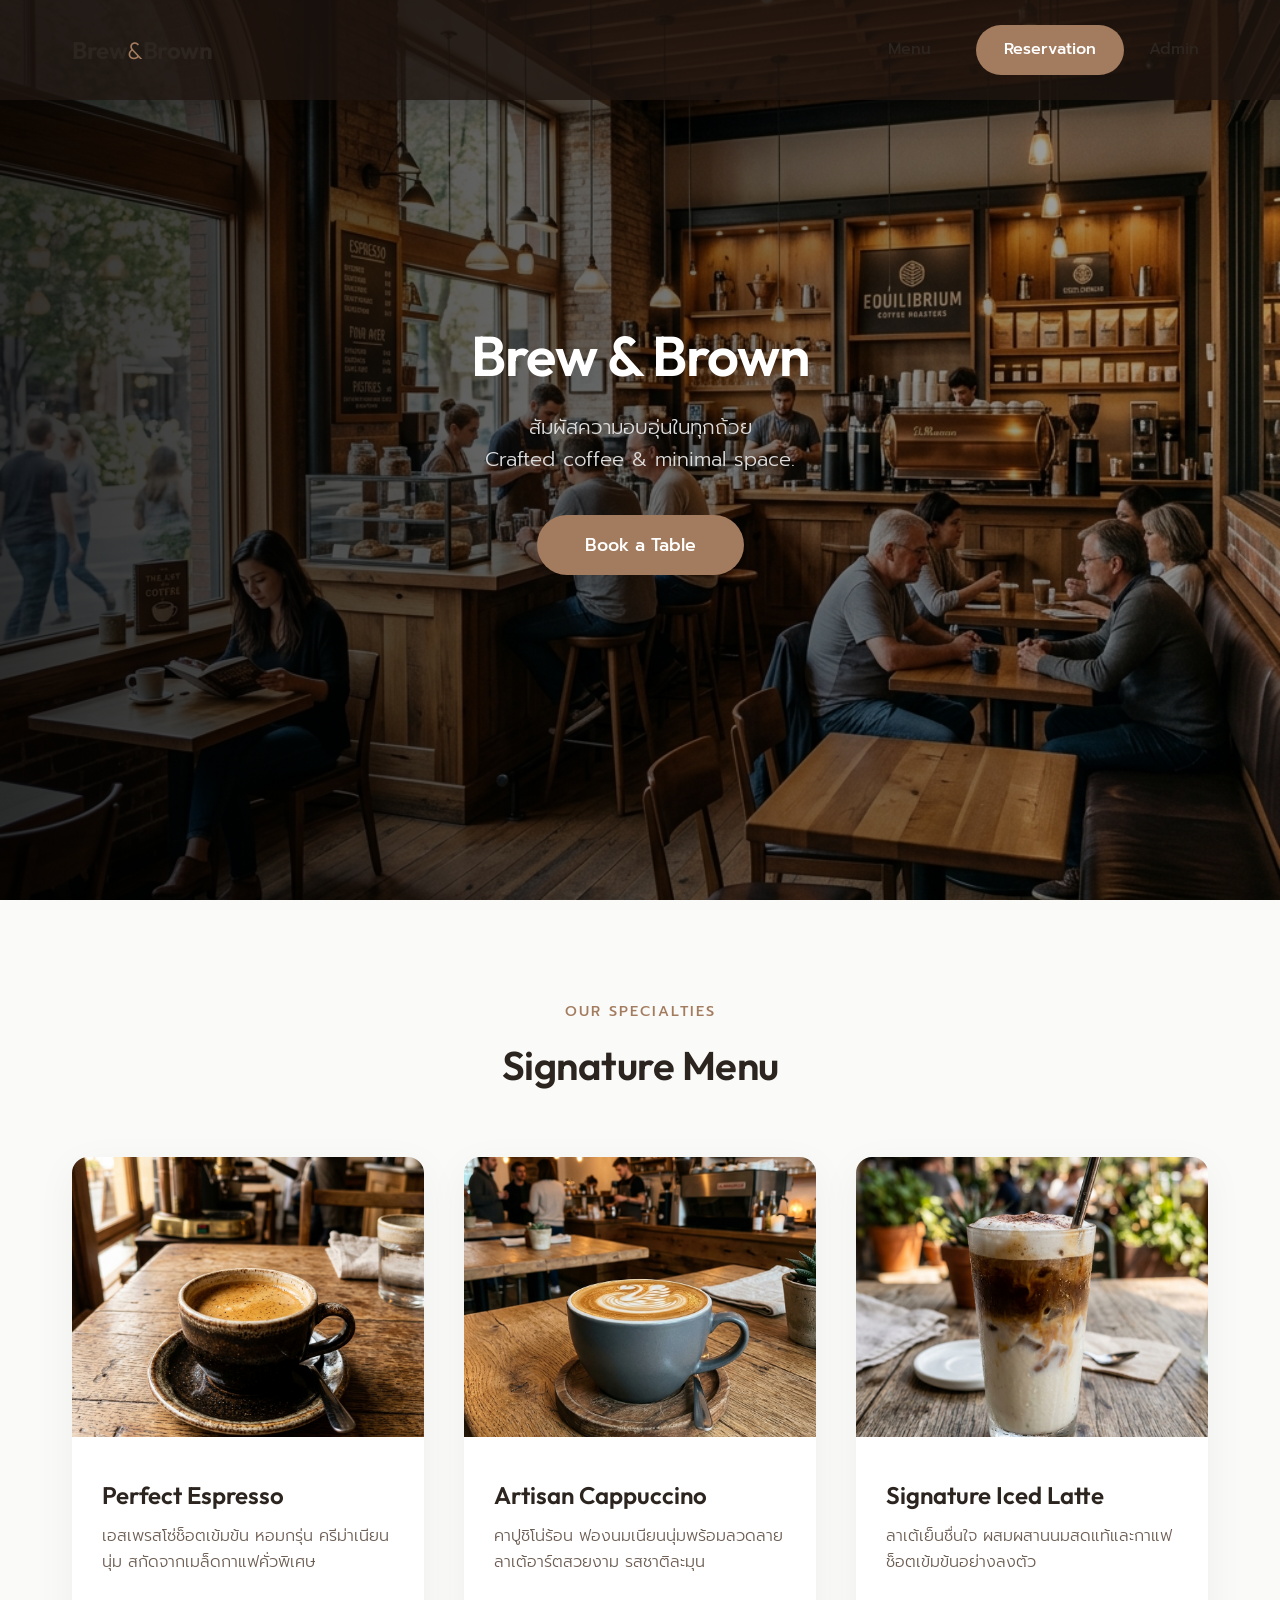
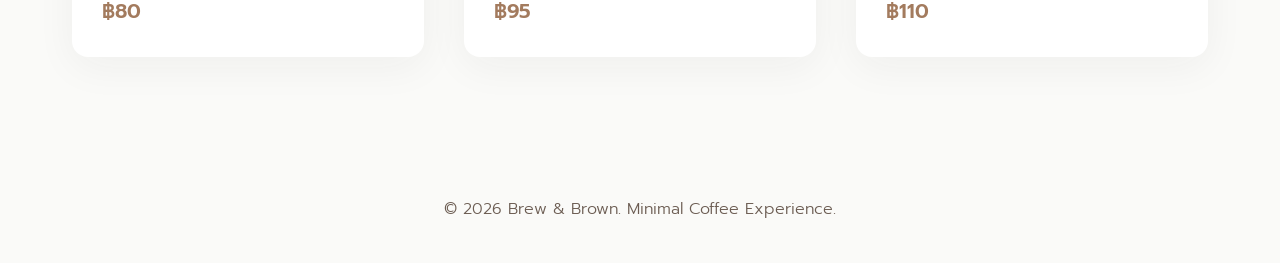
<file: index.html>
<!DOCTYPE html>
<html lang="th">
<head>
    <meta charset="UTF-8">
    <meta name="viewport" content="width=device-width, initial-scale=1.0">
    <title>Brew & Brown - Minimalist Coffee</title>
    <link rel="stylesheet" href="style.css">
</head>
<body>
    <!-- Navbar -->
    <nav class="navbar" id="navbar">
        <div class="container nav-container">
            <div class="logo">Brew<span>&</span>Brown</div>
            <div>
                <a href="#menu" class="btn btn-outline" style="margin-right: 10px;">Menu</a>
                <a href="booking.html" class="btn btn-primary" style="margin-right: 10px;">Reservation</a>
                <a href="admin.html" class="btn btn-outline" style="border-color: transparent; padding: 8px;">Admin</a>
            </div>
        </div>
    </nav>

    <!-- Hero Section -->
    <header class="hero-section hero-dark-overlay" style="background-image: url('assets/coffee_hero_1782022429254.png');">
        <div class="hero-overlay"></div>
        <div class="container hero-content text-center" style="text-align: center; margin: 0 auto;">
            <h1>Brew & Brown</h1>
            <p style="font-size: 1.25rem; margin-bottom: 40px; font-weight: 300;">สัมผัสความอบอุ่นในทุกถ้วย<br>Crafted coffee & minimal space.</p>
            <a href="booking.html" class="btn btn-primary" style="padding: 16px 48px; font-size: 1.1rem;">Book a Table</a>
        </div>
    </header>

    <!-- Menu Section -->
    <section id="menu" class="menu-section">
        <div class="container">
            <div class="section-title">
                <span>Our Specialties</span>
                <h2>Signature Menu</h2>
            </div>
            
            <div class="menu-grid">
                <!-- Menu 1 -->
                <div class="menu-card">
                    <img src="assets/espresso_cup_1782022441323.png" alt="Espresso" class="menu-image">
                    <div class="menu-info">
                        <h3>Perfect Espresso</h3>
                        <p>เอสเพรสโซ่ช็อตเข้มข้น หอมกรุ่น ครีม่าเนียนนุ่ม สกัดจากเมล็ดกาแฟคั่วพิเศษ</p>
                        <span class="menu-price">฿80</span>
                    </div>
                </div>

                <!-- Menu 2 -->
                <div class="menu-card">
                    <img src="assets/cappuccino_art_1782022452969.png" alt="Cappuccino" class="menu-image">
                    <div class="menu-info">
                        <h3>Artisan Cappuccino</h3>
                        <p>คาปูชิโน่ร้อน ฟองนมเนียนนุ่มพร้อมลวดลายลาเต้อาร์ตสวยงาม รสชาติละมุน</p>
                        <span class="menu-price">฿95</span>
                    </div>
                </div>

                <!-- Menu 3 -->
                <div class="menu-card">
                    <img src="assets/iced_latte_1782022464348.png" alt="Iced Latte" class="menu-image">
                    <div class="menu-info">
                        <h3>Signature Iced Latte</h3>
                        <p>ลาเต้เย็นชื่นใจ ผสมผสานนมสดแท้และกาแฟช็อตเข้มข้นอย่างลงตัว</p>
                        <span class="menu-price">฿110</span>
                    </div>
                </div>
            </div>
        </div>
    </section>

    <!-- Footer -->
    <footer>
        <p>&copy; 2026 Brew & Brown. Minimal Coffee Experience.</p>
    </footer>

    <script src="script.js"></script>
</body>
</html>
</file>
<file: style.css>
/* Google Fonts */
@import url('https://fonts.googleapis.com/css2?family=Outfit:wght@300;400;500;600&family=Prompt:wght@300;400;500&display=swap');

:root {
    --bg-color: #FAFAF8;
    --text-main: #2C241E;
    --text-muted: #6C5D53;
    --primary: #A37B5E;
    --primary-hover: #8A644A;
    --card-bg: #FFFFFF;
    --border-radius: 16px;
    --shadow-soft: 0 10px 40px rgba(44, 36, 30, 0.05);
    --shadow-hover: 0 15px 50px rgba(44, 36, 30, 0.1);
    --transition: all 0.3s cubic-bezier(0.25, 0.8, 0.25, 1);
}

* {
    margin: 0;
    padding: 0;
    box-sizing: border-box;
}

body {
    font-family: 'Prompt', sans-serif;
    background-color: var(--bg-color);
    color: var(--text-main);
    line-height: 1.6;
    -webkit-font-smoothing: antialiased;
}

h1, h2, h3, h4, .logo {
    font-family: 'Outfit', sans-serif;
    font-weight: 600;
}

/* Typography */
h1 { font-size: 3.5rem; letter-spacing: -1px; line-height: 1.1; margin-bottom: 1.5rem; }
h2 { font-size: 2.5rem; letter-spacing: -0.5px; margin-bottom: 1rem; }
p { color: var(--text-muted); font-size: 1rem; font-weight: 300; }

.container {
    width: 100%;
    max-width: 1200px;
    margin: 0 auto;
    padding: 0 2rem;
}

/* Buttons */
.btn {
    display: inline-block;
    padding: 12px 28px;
    border-radius: 50px;
    text-decoration: none;
    font-weight: 500;
    font-size: 1rem;
    cursor: pointer;
    transition: var(--transition);
    border: none;
    font-family: 'Prompt', sans-serif;
}

.btn-primary {
    background-color: var(--primary);
    color: white;
}

.btn-primary:hover {
    background-color: var(--primary-hover);
    transform: translateY(-2px);
    box-shadow: 0 8px 20px rgba(163, 123, 94, 0.2);
}

.btn-outline {
    background-color: transparent;
    color: var(--text-main);
    border: 1px solid rgba(44, 36, 30, 0.1);
}

.btn-outline:hover {
    background-color: rgba(44, 36, 30, 0.03);
    border-color: rgba(44, 36, 30, 0.2);
}

/* Navbar */
.navbar {
    position: fixed;
    top: 0;
    width: 100%;
    z-index: 1000;
    background: transparent;
    padding: 1.5rem 0;
    transition: var(--transition);
}

.navbar.scrolled {
    background: rgba(250, 250, 248, 0.95);
    backdrop-filter: blur(10px);
    padding: 1rem 0;
    box-shadow: 0 4px 20px rgba(0,0,0,0.03);
}

.navbar.scrolled .logo, .navbar.scrolled .btn-outline {
    color: var(--text-main);
}

.nav-container {
    display: flex;
    justify-content: space-between;
    align-items: center;
}

.logo {
    font-size: 1.5rem;
    font-weight: 700;
    color: var(--text-main);
    letter-spacing: -0.5px;
}

.logo span {
    color: var(--primary);
    font-weight: 300;
}

/* Hero Section */
.hero-section {
    position: relative;
    height: 100vh;
    display: flex;
    align-items: center;
    background-size: cover;
    background-position: center;
}

.hero-overlay {
    position: absolute;
    top: 0; left: 0; right: 0; bottom: 0;
    background: linear-gradient(to right, rgba(250,250,248,0.95) 0%, rgba(250,250,248,0.4) 100%);
}

.hero-content {
    position: relative;
    z-index: 2;
    max-width: 600px;
}

.hero-content h1 {
    color: var(--text-main);
}

/* Dark Navbar override for clear images */
.hero-dark-overlay .hero-overlay {
    background: linear-gradient(to right, rgba(0,0,0,0.8) 0%, rgba(0,0,0,0.3) 100%);
}
.hero-dark-overlay .hero-content h1 { color: #FFF; }
.hero-dark-overlay .hero-content p { color: #DDD; }
.hero-dark-overlay .navbar:not(.scrolled) .logo, 
.hero-dark-overlay .navbar:not(.scrolled) .btn-outline {
    color: #FFF; border-color: rgba(255,255,255,0.3);
}
.hero-dark-overlay .navbar:not(.scrolled) .btn-outline:hover {
    background: rgba(255,255,255,0.1); border-color: rgba(255,255,255,0.5);
}

/* Menu Grid */
.menu-section {
    padding: 100px 0;
}

.section-title {
    text-align: center;
    margin-bottom: 60px;
}

.section-title span {
    display: block;
    font-family: 'Prompt', sans-serif;
    color: var(--primary);
    font-size: 0.9rem;
    font-weight: 500;
    letter-spacing: 2px;
    text-transform: uppercase;
    margin-bottom: 10px;
}

.menu-grid {
    display: grid;
    grid-template-columns: repeat(auto-fit, minmax(320px, 1fr));
    gap: 40px;
}

.menu-card {
    background: var(--card-bg);
    border-radius: var(--border-radius);
    overflow: hidden;
    box-shadow: var(--shadow-soft);
    transition: var(--transition);
}

.menu-card:hover {
    transform: translateY(-10px);
    box-shadow: var(--shadow-hover);
}

.menu-image {
    width: 100%;
    height: 280px;
    object-fit: cover;
}

.menu-info {
    padding: 30px;
}

.menu-info h3 {
    font-size: 1.5rem;
    margin-bottom: 10px;
}

.menu-price {
    display: block;
    margin-top: 20px;
    font-size: 1.25rem;
    font-weight: 600;
    color: var(--primary);
}

/* Booking Layout (Split Screen or Centered Card) */
.booking-page {
    background-color: var(--bg-color);
    padding-top: 120px;
    padding-bottom: 60px;
    min-height: 100vh;
    display: flex;
    align-items: center;
}

.booking-wrapper {
    background: var(--card-bg);
    border-radius: 24px;
    box-shadow: var(--shadow-soft);
    padding: 50px;
    max-width: 700px;
    margin: 0 auto;
    width: 100%;
}

.booking-header {
    text-align: center;
    margin-bottom: 40px;
}

/* Form Styling */
.form-grid {
    display: grid;
    grid-template-columns: 1fr 1fr;
    gap: 20px;
}

.form-group {
    margin-bottom: 24px;
}

.form-group.full {
    grid-column: 1 / -1;
}

label {
    display: block;
    margin-bottom: 8px;
    font-weight: 500;
    color: var(--text-main);
    font-size: 0.95rem;
}

.form-control {
    width: 100%;
    padding: 14px 20px;
    border: 1px solid rgba(44, 36, 30, 0.1);
    border-radius: 12px;
    font-family: inherit;
    font-size: 1rem;
    background-color: #FAFAF8;
    color: var(--text-main);
    transition: var(--transition);
}

.form-control:focus {
    outline: none;
    border-color: var(--primary);
    box-shadow: 0 0 0 4px rgba(163, 123, 94, 0.1);
    background-color: #FFF;
}

textarea.form-control {
    resize: vertical;
    min-height: 100px;
}

button[type="submit"] {
    width: 100%;
    padding: 16px;
    font-size: 1.1rem;
    border-radius: 12px;
    margin-top: 10px;
}

/* Success Message */
.success-message {
    text-align: center;
    padding: 40px 20px;
}

.success-icon {
    width: 64px;
    height: 64px;
    background: rgba(163, 123, 94, 0.1);
    color: var(--primary);
    border-radius: 50%;
    display: flex;
    align-items: center;
    justify-content: center;
    margin: 0 auto 20px;
}

.success-icon svg {
    width: 32px;
    height: 32px;
}

.ref-box {
    background: #FAFAF8;
    border: 1px dashed rgba(44, 36, 30, 0.2);
    padding: 20px;
    border-radius: 12px;
    margin: 30px 0;
}

.ref-box p {
    margin-bottom: 5px;
    font-size: 0.9rem;
}

.ref-box h4 {
    font-size: 2rem;
    color: var(--primary);
    letter-spacing: 4px;
    margin: 0;
}

/* Footer */
footer {
    text-align: center;
    padding: 40px 20px;
    color: var(--text-muted);
    font-size: 0.9rem;
}

/* Responsive */
@media (max-width: 768px) {
    h1 { font-size: 2.5rem; }
    h2 { font-size: 2rem; }
    .form-grid { grid-template-columns: 1fr; }
    .booking-wrapper { padding: 30px 20px; }
}
</file>
